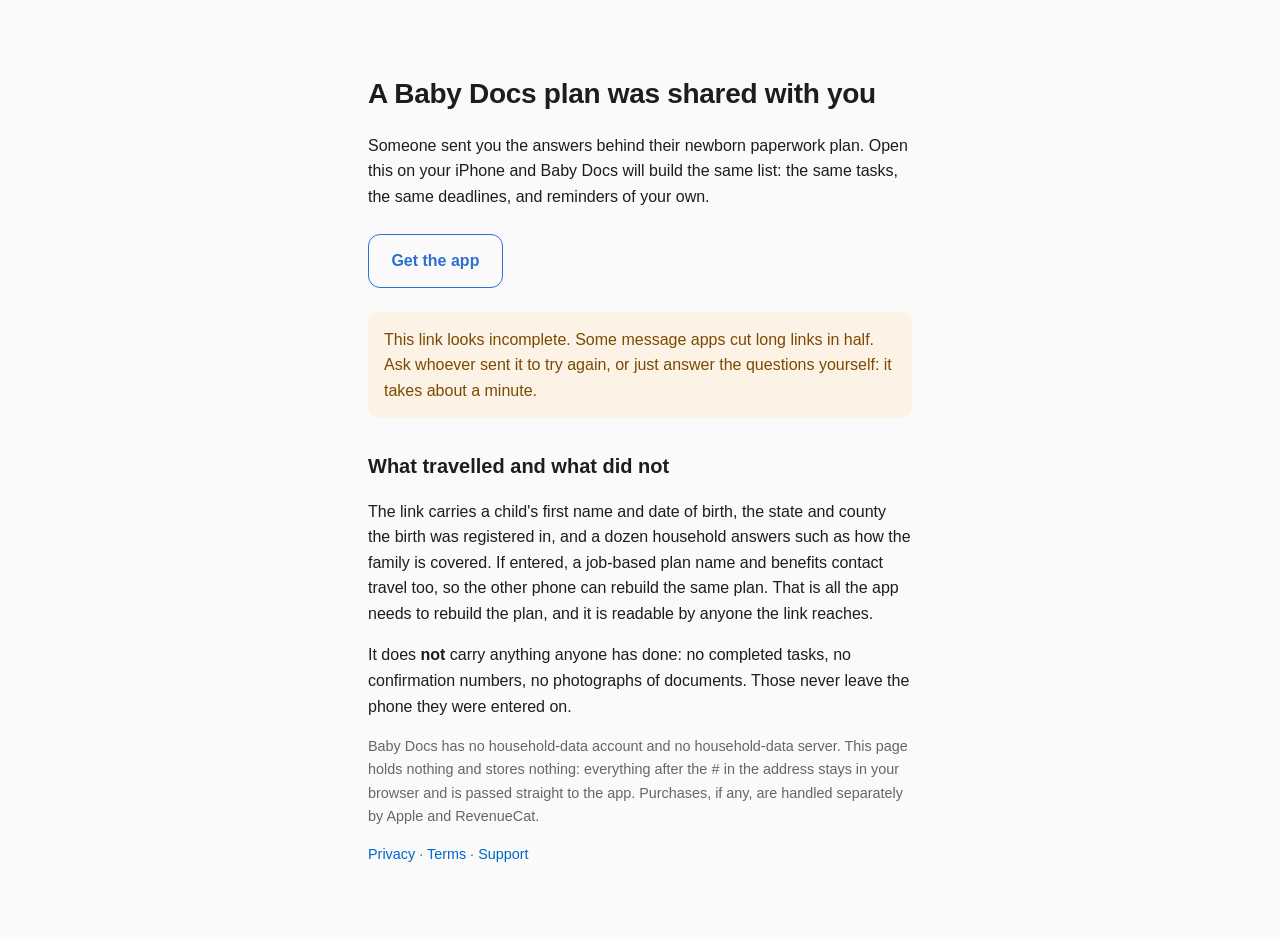
<file: docs/plan.html>
<!doctype html>
<html lang="en">
  <head>
    <meta charset="utf-8" />
    <meta name="viewport" content="width=device-width, initial-scale=1" />
    <title>A Baby Docs plan was shared with you</title>
    <!--
  This page is part of the app, not the marketing site.

  Every "send the plan" link points here, and those links sit in inboxes far
  longer than the build that wrote them, so this path has to stay published
  exactly where it is. No build whose share link is live may ship before this
  page is.

  The payload rides in the URL fragment, which browsers never send to a server.
  This page reads it in the visitor's own browser and hands it straight back to
  the app. Nothing about the family reaches any host, including this one, which
  is the only reason it is acceptable for a plan to travel through a web page at
  all.
-->
    <meta name="robots" content="noindex" />
    <link rel="stylesheet" href="legal.css" />
    <style>
      .card {
        max-width: 34rem;
        margin: 3rem auto;
        padding: 0 1.25rem;
      }
      .cta {
        display: inline-block;
        padding: 0.85rem 1.4rem;
        border-radius: 12px;
        background: #2f6fd0;
        color: #fff;
        text-decoration: none;
        font-weight: 600;
      }
      .cta.secondary {
        background: transparent;
        color: #2f6fd0;
        border: 1px solid #2f6fd0;
      }
      .row {
        display: flex;
        gap: 0.75rem;
        flex-wrap: wrap;
        margin: 1.5rem 0;
      }
      .muted {
        color: #666;
        font-size: 0.9rem;
      }
      .warn {
        display: none;
        padding: 0.9rem 1rem;
        border-radius: 10px;
        background: #fdf2e6;
        color: #7a4a00;
      }
      @media (prefers-color-scheme: dark) {
        .muted {
          color: #6e6e73;
        }
        .warn {
          background: #3a2a10;
          color: #ffcf94;
        }
      }
    </style>
  </head>
  <body>
    <main class="card">
      <h1>A Baby Docs plan was shared with you</h1>
      <p>
        Someone sent you the answers behind their newborn paperwork plan. Open
        this on your iPhone and Baby Docs will build the same list: the same
        tasks, the same deadlines, and reminders of your own.
      </p>

      <div class="row">
        <a class="cta" id="open" href="#">Open in Baby Docs</a>
        <a class="cta secondary" href="https://apps.apple.com/app/id6799785786?pt=128748779&amp;ct=jw-babydocs-plan&amp;mt=8"
          >Get the app</a
        >
      </div>

      <p class="warn" id="warn">
        This link looks incomplete. Some message apps cut long links in half.
        Ask whoever sent it to try again, or just answer the questions yourself:
        it takes about a minute.
      </p>

      <h2>What travelled and what did not</h2>
      <p>
        The link carries a child's first name and date of birth, the state and
        county the birth was registered in, and a dozen household answers such
        as how the family is covered. If entered, a job-based plan name and
        benefits contact travel too, so the other phone can rebuild the same
        plan. That is all the app needs to rebuild the plan, and it is readable
        by anyone the link reaches.
      </p>
      <p>
        It does <strong>not</strong> carry anything anyone has done: no
        completed tasks, no confirmation numbers, no photographs of documents.
        Those never leave the phone they were entered on.
      </p>
      <p class="muted">
        Baby Docs has no household-data account and no household-data server.
        This page holds nothing and stores nothing: everything after the
        <code>#</code> in the address stays in your browser and is passed
        straight to the app. Purchases, if any, are handled separately by Apple
        and RevenueCat.
      </p>
      <p class="muted">
        <a href="privacy-policy.html">Privacy</a> &middot;
        <a href="terms.html">Terms</a> &middot;
        <a href="support.html">Support</a>
      </p>
    </main>

    <script>
      (function () {
        var payload = window.location.hash.replace(/^#/, "");
        var open = document.getElementById("open");
        if (!payload) {
          document.getElementById("warn").style.display = "block";
          open.style.display = "none";
          return;
        }
        var deepLink = "babydocs://plan?d=" + payload;
        open.setAttribute("href", deepLink);
        // The reader chooses when to leave this page. If the app is not installed,
        // the page remains available with its App Store link and privacy notice.
      })();
    </script>
  </body>
</html>
</file>
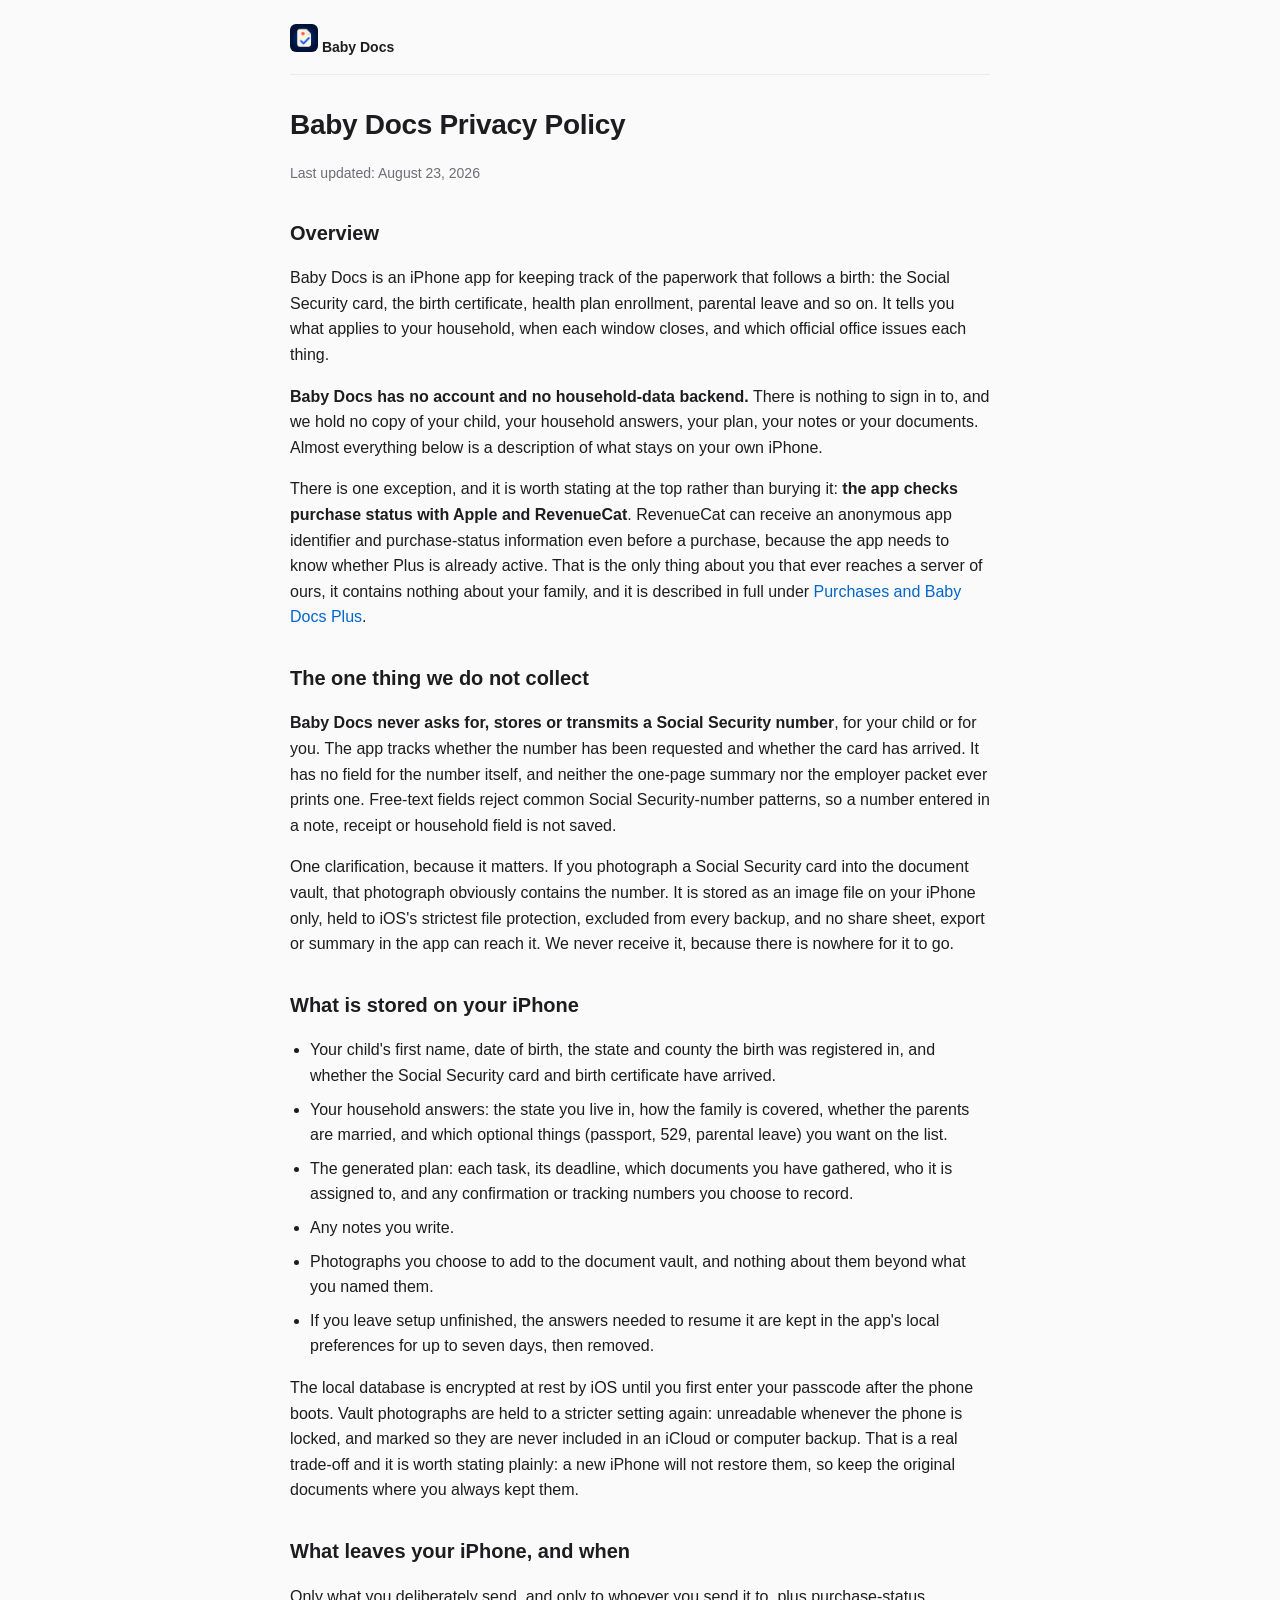
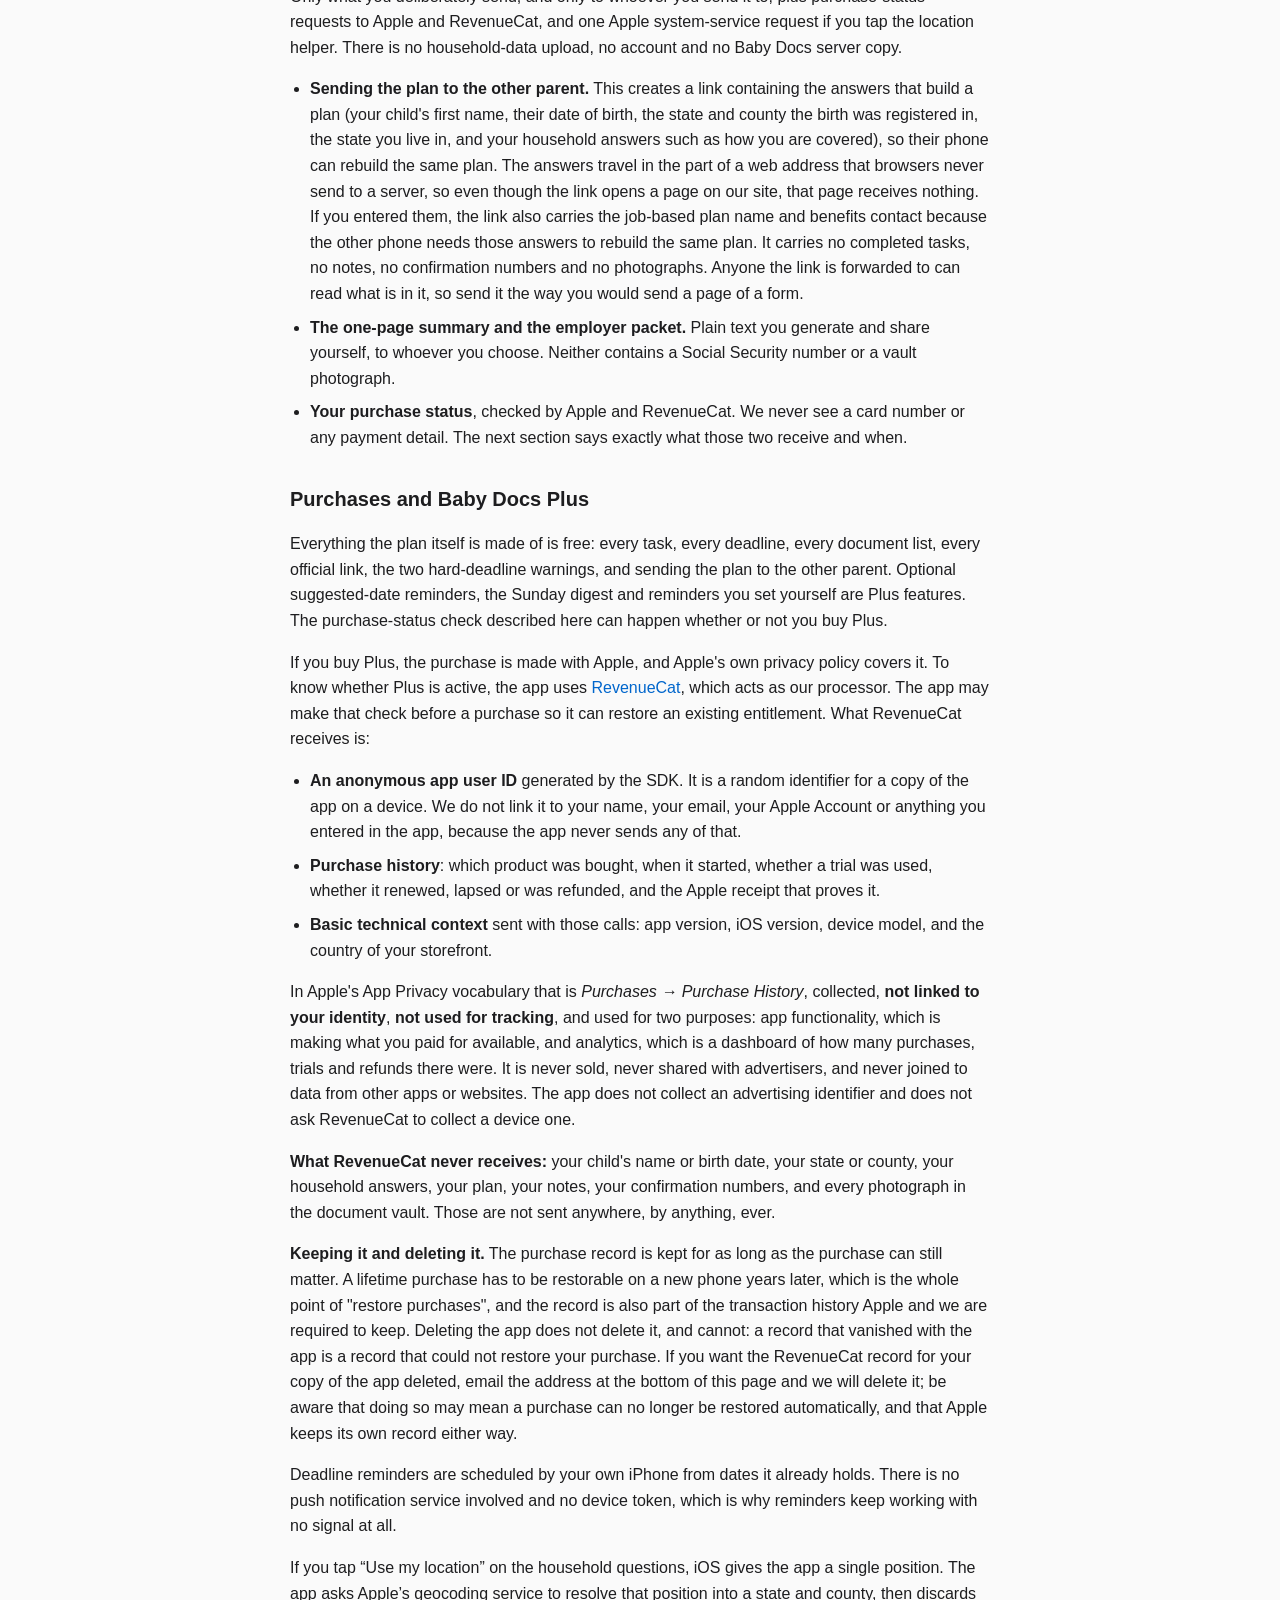
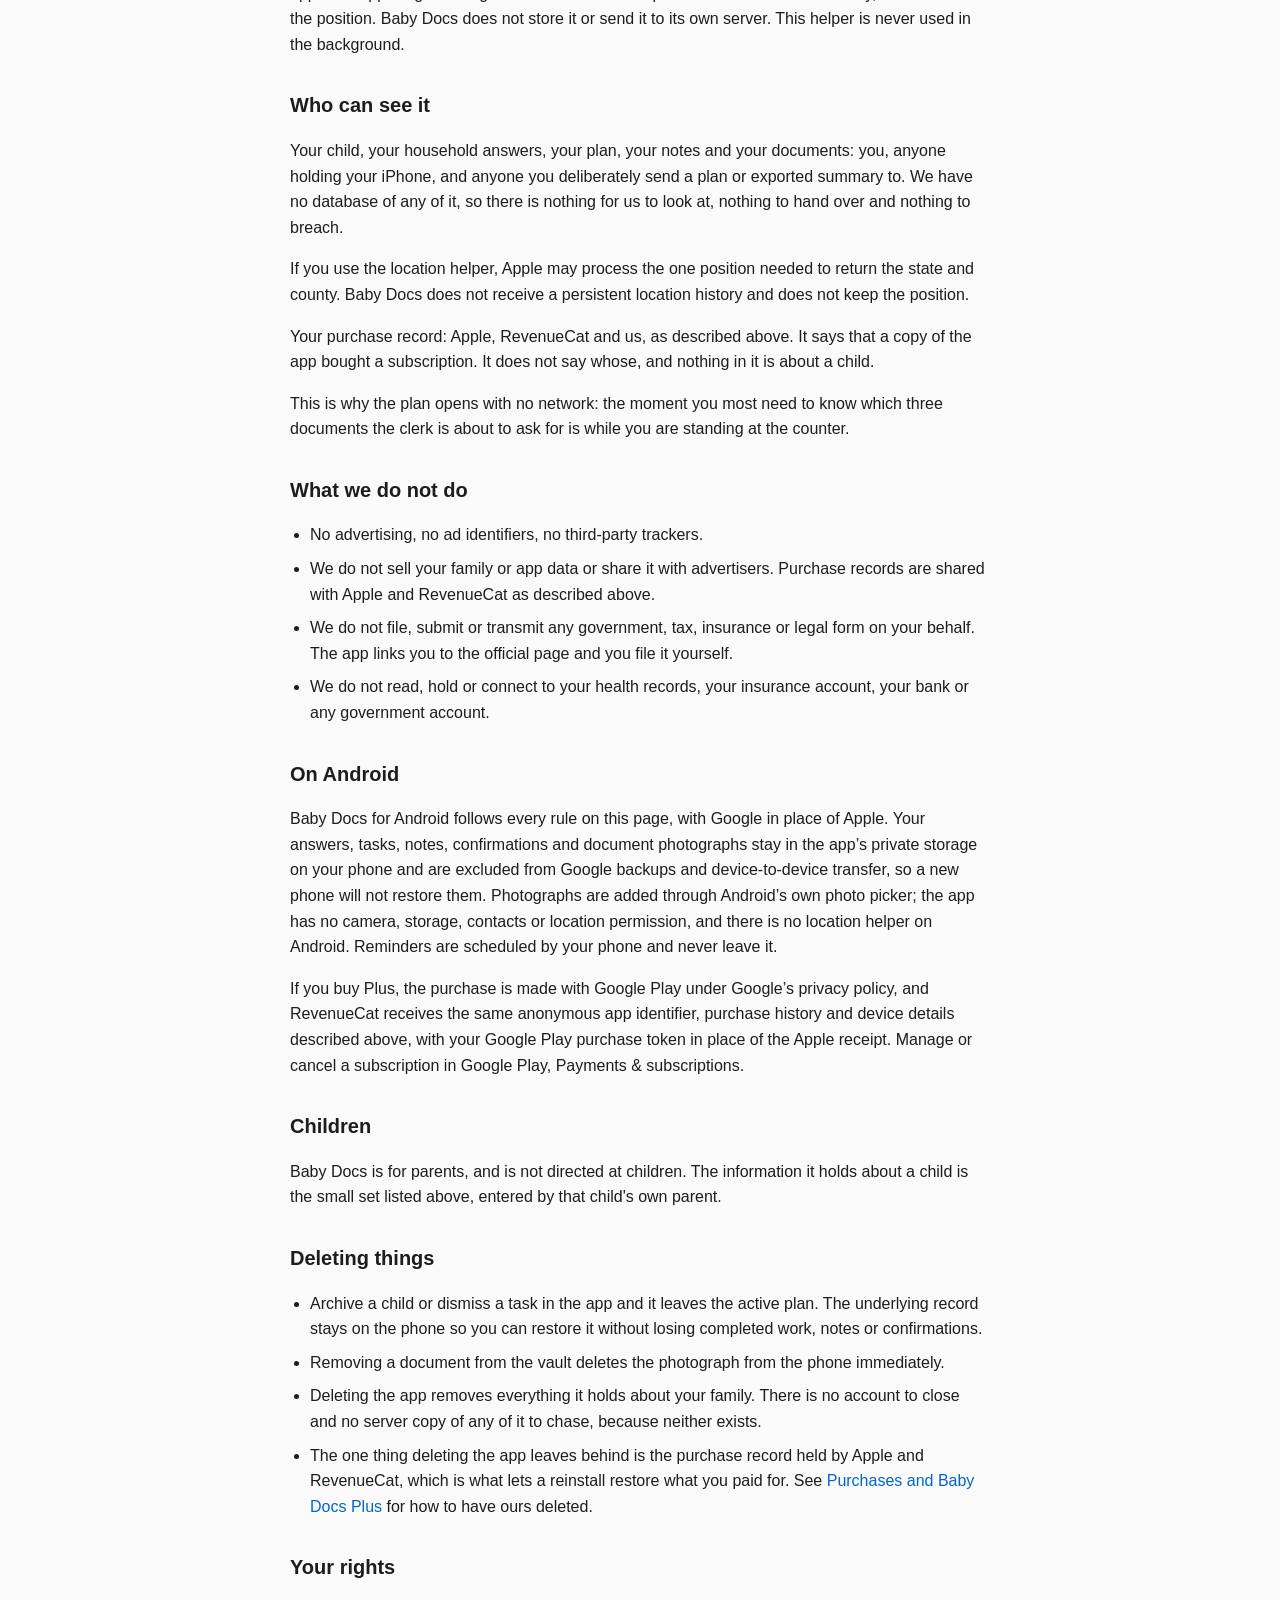
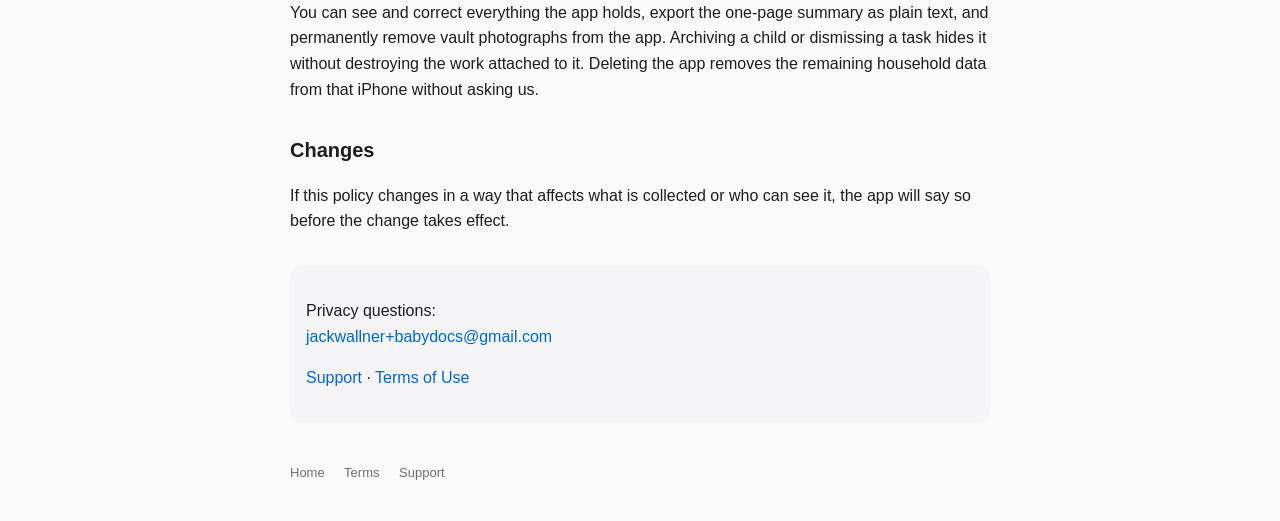
<file: docs/privacy-policy.html>
<!doctype html>
<html lang="en">
  <head>
    <meta charset="UTF-8" />
    <meta name="viewport" content="width=device-width, initial-scale=1.0" />
    <link rel="icon" type="image/png" sizes="256x256" href="icon_256.png" />
    <link rel="apple-touch-icon" href="icon_256.png" />
    <title>Baby Docs: Privacy Policy</title>
    <meta name="description" content="Privacy policy for the Baby Docs newborn paperwork app by Jack Wallner.">
    <link
      rel="canonical"
      href="https://jackwallner.com/ios/babydocs/privacy-policy.html"
    />
    <link rel="stylesheet" href="legal.css" />
  </head>
  <body>
    <nav class="site-nav">
      <a href="./"><img src="icon_256.webp" alt="" loading="lazy" decoding="async"> Baby Docs</a>
    </nav>

    <h1>Baby Docs Privacy Policy</h1>
    <p class="date">Last updated: August 23, 2026</p>

    <h2>Overview</h2>
    <p>
      Baby Docs is an iPhone app for keeping track of the paperwork that follows
      a birth: the Social Security card, the birth certificate, health plan
      enrollment, parental leave and so on. It tells you what applies to your
      household, when each window closes, and which official office issues each
      thing.
    </p>
    <p>
      <strong>Baby Docs has no account and no household-data backend.</strong>
      There is nothing to sign in to, and we hold no copy of your child, your
      household answers, your plan, your notes or your documents. Almost
      everything below is a description of what stays on your own iPhone.
    </p>
    <p>
      There is one exception, and it is worth stating at the top rather than
      burying it:
      <strong>the app checks purchase status with Apple and RevenueCat</strong>.
      RevenueCat can receive an anonymous app identifier and purchase-status
      information even before a purchase, because the app needs to know whether
      Plus is already active. That is the only thing about you that ever reaches
      a server of ours, it contains nothing about your family, and it is
      described in full under
      <a href="#purchases">Purchases and Baby Docs Plus</a>.
    </p>

    <h2>The one thing we do not collect</h2>
    <p>
      <strong
        >Baby Docs never asks for, stores or transmits a Social Security
        number</strong
      >, for your child or for you. The app tracks whether the number has been
      requested and whether the card has arrived. It has no field for the number
      itself, and neither the one-page summary nor the employer packet ever
      prints one. Free-text fields reject common Social Security-number
      patterns, so a number entered in a note, receipt or household field is not
      saved.
    </p>
    <p>
      One clarification, because it matters. If you photograph a Social Security
      card into the document vault, that photograph obviously contains the
      number. It is stored as an image file on your iPhone only, held to iOS's
      strictest file protection, excluded from every backup, and no share sheet,
      export or summary in the app can reach it. We never receive it, because
      there is nowhere for it to go.
    </p>

    <h2>What is stored on your iPhone</h2>
    <ul>
      <li>
        Your child's first name, date of birth, the state and county the birth
        was registered in, and whether the Social Security card and birth
        certificate have arrived.
      </li>
      <li>
        Your household answers: the state you live in, how the family is
        covered, whether the parents are married, and which optional things
        (passport, 529, parental leave) you want on the list.
      </li>
      <li>
        The generated plan: each task, its deadline, which documents you have
        gathered, who it is assigned to, and any confirmation or tracking
        numbers you choose to record.
      </li>
      <li>Any notes you write.</li>
      <li>
        Photographs you choose to add to the document vault, and nothing about
        them beyond what you named them.
      </li>
      <li>
        If you leave setup unfinished, the answers needed to resume it are kept
        in the app's local preferences for up to seven days, then removed.
      </li>
    </ul>
    <p>
      The local database is encrypted at rest by iOS until you first enter
      your passcode after the phone boots. Vault photographs are held to a stricter setting
      again: unreadable whenever the phone is locked, and marked so they are
      never included in an iCloud or computer backup. That is a real trade-off
      and it is worth stating plainly: a new iPhone will not restore
      them, so keep the original documents where you always kept them.
    </p>

    <h2>What leaves your iPhone, and when</h2>
    <p>
      Only what you deliberately send, and only to whoever you send it to, plus
      purchase-status requests to Apple and RevenueCat, and one Apple
      system-service request if you tap the location helper. There is no
      household-data upload, no account and no Baby Docs server copy.
    </p>
    <ul>
      <li>
        <strong>Sending the plan to the other parent.</strong> This creates a
        link containing the answers that build a plan (your child's first
        name, their date of birth, the state and county the birth was registered
        in, the state you live in, and your household answers such as how you
        are covered), so their phone can rebuild the same plan. The
        answers travel in the part of a web address that browsers never send to
        a server, so even though the link opens a page on our site, that page
        receives nothing. If you entered them, the link also carries the
        job-based plan name and benefits contact because the other phone needs
        those answers to rebuild the same plan. It carries no completed tasks,
        no notes, no confirmation numbers and no photographs. Anyone the link is
        forwarded to can read what is in it, so send it the way you would send a
        page of a form.
      </li>
      <li>
        <strong>The one-page summary and the employer packet.</strong> Plain
        text you generate and share yourself, to whoever you choose. Neither
        contains a Social Security number or a vault photograph.
      </li>
      <li>
        <strong>Your purchase status</strong>, checked by Apple and RevenueCat.
        We never see a card number or any payment detail. The next section says
        exactly what those two receive and when.
      </li>
    </ul>

    <h2 id="purchases">Purchases and Baby Docs Plus</h2>
    <p>
      Everything the plan itself is made of is free: every task, every deadline,
      every document list, every official link, the two hard-deadline warnings,
      and sending the plan to the other parent. Optional suggested-date
      reminders, the Sunday digest and reminders you set yourself are Plus
      features. The purchase-status check described here can happen whether or
      not you buy Plus.
    </p>
    <p>
      If you buy Plus, the purchase is made with Apple, and Apple's own privacy
      policy covers it. To know whether Plus is active, the app uses
      <a href="https://www.revenuecat.com/privacy/">RevenueCat</a>, which acts
      as our processor. The app may make that check before a purchase so it can
      restore an existing entitlement. What RevenueCat receives is:
    </p>
    <ul>
      <li>
        <strong>An anonymous app user ID</strong> generated by the SDK. It is a
        random identifier for a copy of the app on a device. We do not link it
        to your name, your email, your Apple Account or anything you entered in
        the app, because the app never sends any of that.
      </li>
      <li>
        <strong>Purchase history</strong>: which product was bought, when it
        started, whether a trial was used, whether it renewed, lapsed or was
        refunded, and the Apple receipt that proves it.
      </li>
      <li>
        <strong>Basic technical context</strong> sent with those calls: app
        version, iOS version, device model, and the country of your storefront.
      </li>
    </ul>
    <p>
      In Apple's App Privacy vocabulary that is
      <em>Purchases &rarr; Purchase History</em>, collected,
      <strong>not linked to your identity</strong>,
      <strong>not used for tracking</strong>, and used for two purposes: app
      functionality, which is making what you paid for available, and analytics, which
      is a dashboard of how many purchases, trials and refunds there were. It is
      never sold, never shared with advertisers, and never joined to data from
      other apps or websites. The app does not collect an advertising identifier
      and does not ask RevenueCat to collect a device one.
    </p>
    <p>
      <strong>What RevenueCat never receives:</strong> your child's name or
      birth date, your state or county, your household answers, your plan, your
      notes, your confirmation numbers, and every photograph in the document
      vault. Those are not sent anywhere, by anything, ever.
    </p>
    <p>
      <strong>Keeping it and deleting it.</strong> The purchase record is kept
      for as long as the purchase can still matter. A lifetime purchase has to
      be restorable on a new phone years later, which is the whole point of
      "restore purchases", and the record is also part of the transaction
      history Apple and we are required to keep. Deleting the app does not
      delete it, and cannot: a record that vanished with the app is a record
      that could not restore your purchase. If you want the RevenueCat record
      for your copy of the app deleted, email the address at the bottom of this
      page and we will delete it; be aware that doing so may mean a purchase can
      no longer be restored automatically, and that Apple keeps its own record
      either way.
    </p>
    <p>
      Deadline reminders are scheduled by your own iPhone from dates it already
      holds. There is no push notification service involved and no device token,
      which is why reminders keep working with no signal at all.
    </p>
    <p>
      If you tap &ldquo;Use my location&rdquo; on the household questions, iOS
      gives the app a single position. The app asks Apple&rsquo;s geocoding
      service to resolve that position into a state and county, then discards
      the position. Baby Docs does not store it or send it to its own server.
      This helper is never used in the background.
    </p>

    <h2>Who can see it</h2>
    <p>
      Your child, your household answers, your plan, your notes and your
      documents: you, anyone holding your iPhone, and anyone you deliberately
      send a plan or exported summary to. We have no database of any of it, so
      there is nothing for us to look at, nothing to hand over and nothing to
      breach.
    </p>
    <p>
      If you use the location helper, Apple may process the one position needed
      to return the state and county. Baby Docs does not receive a persistent
      location history and does not keep the position.
    </p>
    <p>
      Your purchase record: Apple, RevenueCat and us, as described above. It
      says that a copy of the app bought a subscription. It does not say whose,
      and nothing in it is about a child.
    </p>
    <p>
      This is why the plan opens with no network: the moment you most need to
      know which three documents the clerk is about to ask for is while you are
      standing at the counter.
    </p>

    <h2>What we do not do</h2>
    <ul>
      <li>No advertising, no ad identifiers, no third-party trackers.</li>
      <li>
        We do not sell your family or app data or share it with advertisers.
        Purchase records are shared with Apple and RevenueCat as described
        above.
      </li>
      <li>
        We do not file, submit or transmit any government, tax, insurance or
        legal form on your behalf. The app links you to the official page and
        you file it yourself.
      </li>
      <li>
        We do not read, hold or connect to your health records, your insurance
        account, your bank or any government account.
      </li>
    </ul>

    <h2 id="android">On Android</h2>
    <p>
      Baby Docs for Android follows every rule on this page, with Google in
      place of Apple. Your answers, tasks, notes, confirmations and document
      photographs stay in the app&rsquo;s private storage on your phone and are
      excluded from Google backups and device-to-device transfer, so a new phone
      will not restore them. Photographs are added through Android&rsquo;s own
      photo picker; the app has no camera, storage, contacts or location
      permission, and there is no location helper on Android. Reminders are
      scheduled by your phone and never leave it.
    </p>
    <p>
      If you buy Plus, the purchase is made with Google Play under Google&rsquo;s
      privacy policy, and RevenueCat receives the same anonymous app identifier,
      purchase history and device details described above, with your Google
      Play purchase token in place of the Apple receipt. Manage or cancel a
      subscription in Google Play, Payments &amp; subscriptions.
    </p>

    <h2>Children</h2>
    <p>
      Baby Docs is for parents, and is not directed at children. The information
      it holds about a child is the small set listed above, entered by that
      child's own parent.
    </p>

    <h2>Deleting things</h2>
    <ul>
      <li>
        Archive a child or dismiss a task in the app and it leaves the active
        plan. The underlying record stays on the phone so you can restore it
        without losing completed work, notes or confirmations.
      </li>
      <li>
        Removing a document from the vault deletes the photograph from the phone
        immediately.
      </li>
      <li>
        Deleting the app removes everything it holds about your family. There is
        no account to close and no server copy of any of it to chase, because
        neither exists.
      </li>
      <li>
        The one thing deleting the app leaves behind is the purchase record held
        by Apple and RevenueCat, which is what lets a reinstall restore what you
        paid for. See <a href="#purchases">Purchases and Baby Docs Plus</a> for
        how to have ours deleted.
      </li>
    </ul>

    <h2>Your rights</h2>
    <p>
      You can see and correct everything the app holds, export the one-page
      summary as plain text, and permanently remove vault photographs from the
      app. Archiving a child or dismissing a task hides it without destroying
      the work attached to it. Deleting the app removes the remaining household
      data from that iPhone without asking us.
    </p>

    <h2>Changes</h2>
    <p>
      If this policy changes in a way that affects what is collected or who can
      see it, the app will say so before the change takes effect.
    </p>

    <div class="contact">
      <p>
        Privacy questions:<br />
        <a href="mailto:jackwallner+babydocs@gmail.com"
          >jackwallner+babydocs@gmail.com</a
        >
      </p>
      <p>
        <a href="support.html">Support</a> ·
        <a href="terms.html">Terms of Use</a>
      </p>
    </div>

    <p class="footer-links">
      <a href="./">Home</a>
      <a href="terms.html">Terms</a>
      <a href="support.html">Support</a>
    </p>
  </body>
</html>
</file>
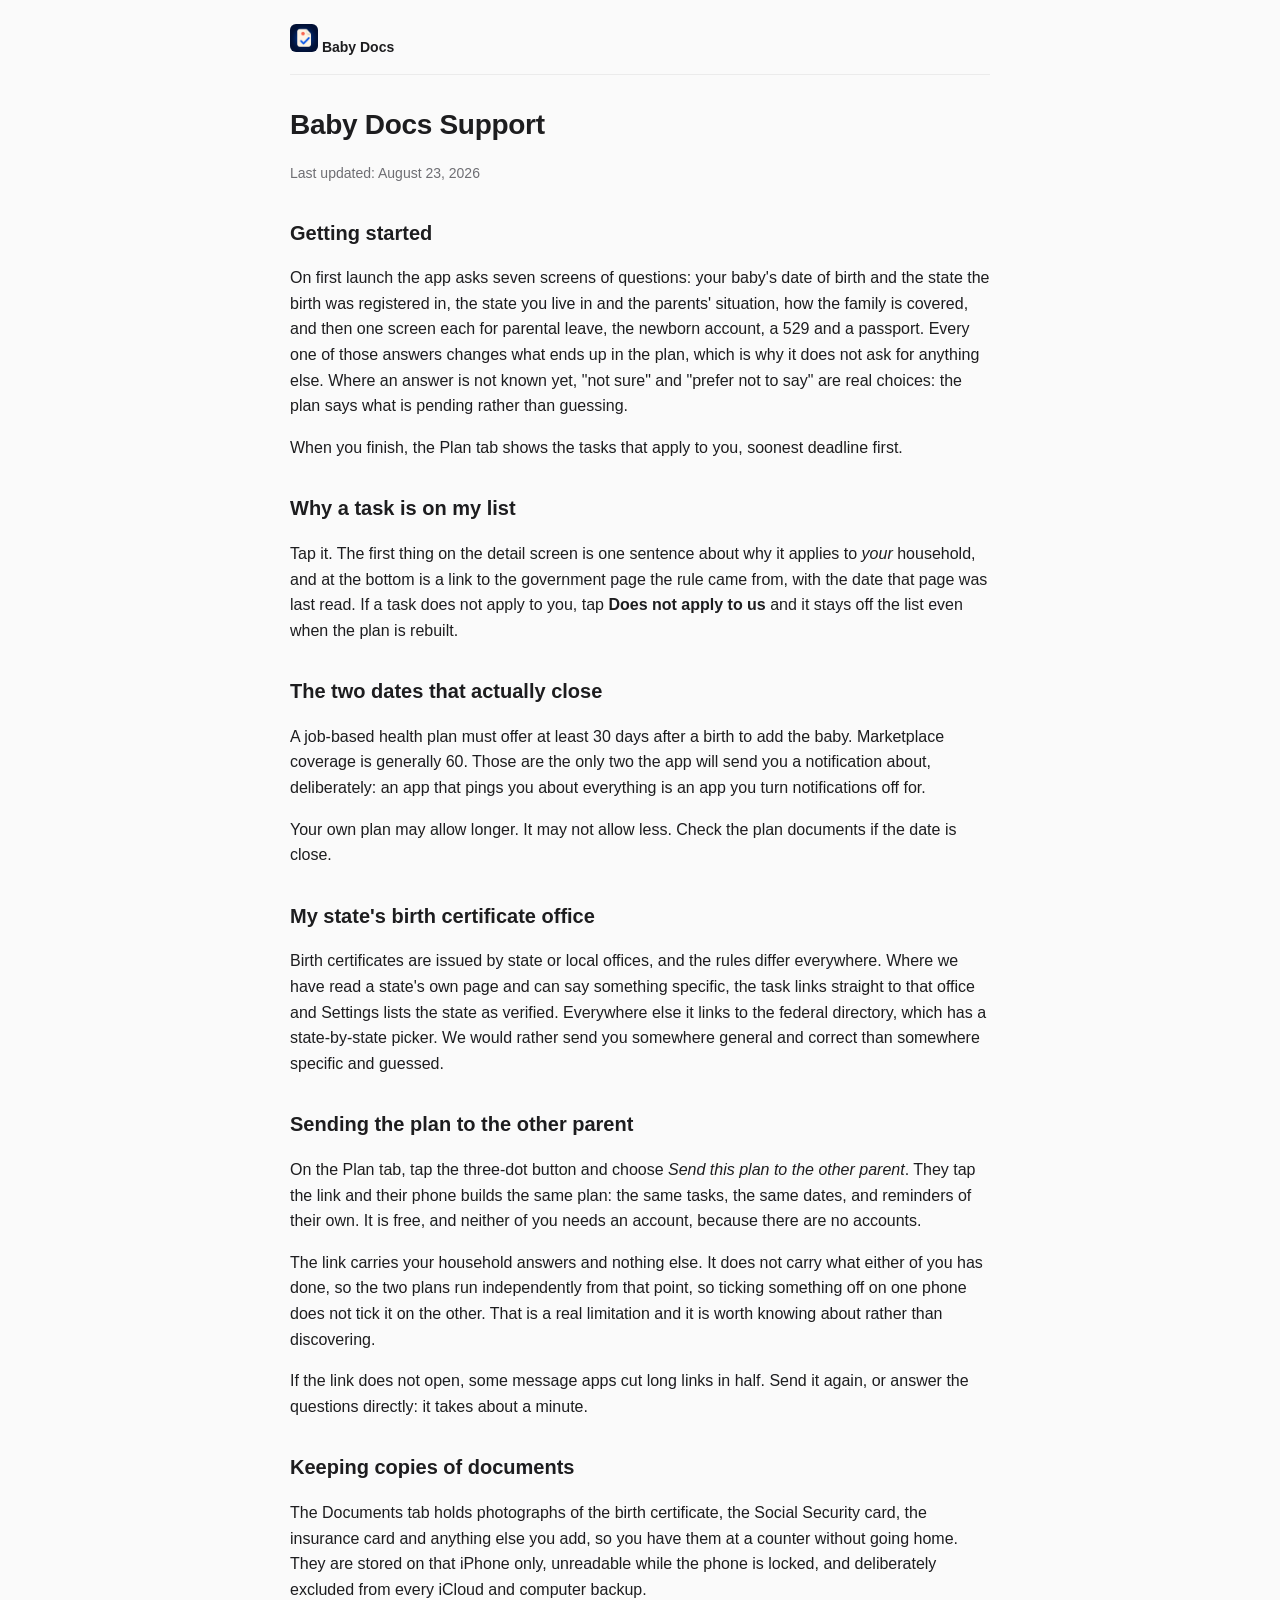
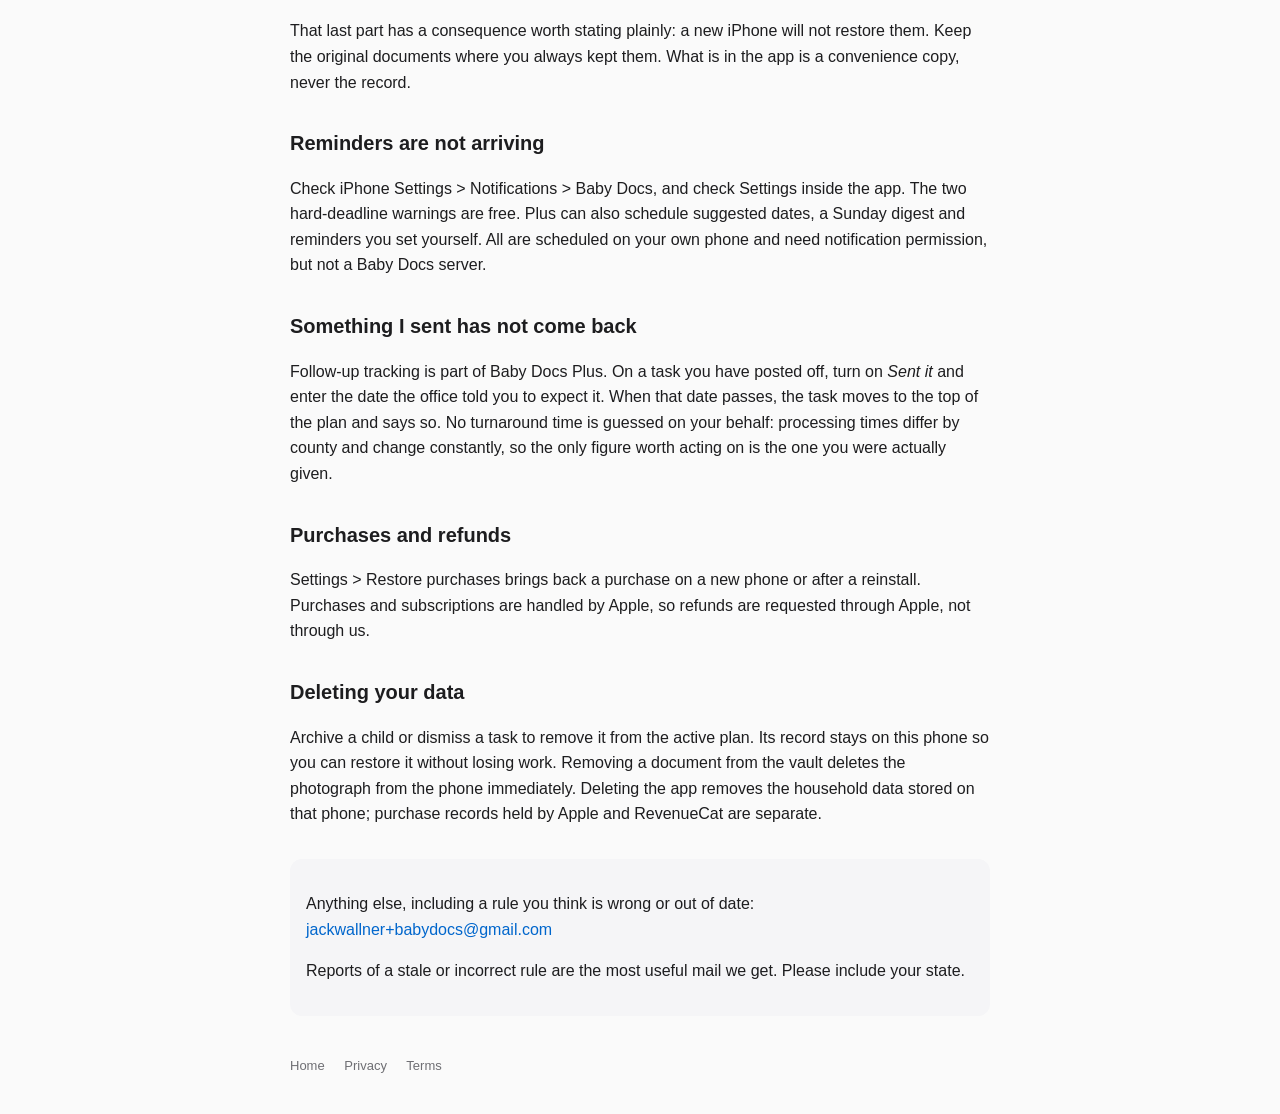
<file: docs/support.html>
<!doctype html>
<html lang="en">
  <head>
    <meta charset="UTF-8" />
    <meta name="viewport" content="width=device-width, initial-scale=1.0" />
    <link rel="icon" type="image/png" sizes="256x256" href="icon_256.png" />
    <link rel="apple-touch-icon" href="icon_256.png" />
    <title>Baby Docs: Support</title>
    <meta name="description" content="Help and contact for the Baby Docs newborn paperwork app by Jack Wallner.">
    <link
      rel="canonical"
      href="https://jackwallner.com/ios/babydocs/support.html"
    />
    <link rel="stylesheet" href="legal.css" />
  </head>
  <body>
    <nav class="site-nav">
      <a href="./"><img src="icon_256.webp" alt="" loading="lazy" decoding="async"> Baby Docs</a>
    </nav>

    <h1>Baby Docs Support</h1>
    <p class="date">Last updated: August 23, 2026</p>

    <h2>Getting started</h2>
    <p>
      On first launch the app asks seven screens of questions: your baby's date
      of birth and the state the birth was registered in, the state you live in
      and the parents' situation, how the family is covered, and then one screen
      each for parental leave, the newborn account, a 529 and a passport. Every
      one of those answers changes what ends up in the plan, which is why it
      does not ask for anything else. Where an answer is not known yet, "not
      sure" and "prefer not to say" are real choices: the plan says what is
      pending rather than guessing.
    </p>
    <p>
      When you finish, the Plan tab shows the tasks that apply to you, soonest
      deadline first.
    </p>

    <h2>Why a task is on my list</h2>
    <p>
      Tap it. The first thing on the detail screen is one sentence about why it
      applies to <em>your</em> household, and at the bottom is a link to the
      government page the rule came from, with the date that page was last read.
      If a task does not apply to you, tap <strong>Does not apply to us</strong>
      and it stays off the list even when the plan is rebuilt.
    </p>

    <h2>The two dates that actually close</h2>
    <p>
      A job-based health plan must offer at least 30 days after a birth to add
      the baby. Marketplace coverage is generally 60. Those are the only two the
      app will send you a notification about, deliberately: an app that pings
      you about everything is an app you turn notifications off for.
    </p>
    <p>
      Your own plan may allow longer. It may not allow less. Check the plan
      documents if the date is close.
    </p>

    <h2>My state's birth certificate office</h2>
    <p>
      Birth certificates are issued by state or local offices, and the rules
      differ everywhere. Where we have read a state's own page and can say
      something specific, the task links straight to that office and Settings
      lists the state as verified. Everywhere else it links to the federal
      directory, which has a state-by-state picker. We would rather send you
      somewhere general and correct than somewhere specific and guessed.
    </p>

    <h2>Sending the plan to the other parent</h2>
    <p>
      On the Plan tab, tap the three-dot button and choose
      <em>Send this plan to the other parent</em>. They tap the link and their
      phone builds the same plan: the same tasks, the same dates, and reminders
      of their own. It is free, and neither of you needs an account, because
      there are no accounts.
    </p>
    <p>
      The link carries your household answers and nothing else. It does not
      carry what either of you has done, so the two plans run independently from
      that point, so ticking something off on one phone does not tick it on
      the other. That is a real limitation and it is worth knowing about rather
      than discovering.
    </p>
    <p>
      If the link does not open, some message apps cut long links in half. Send
      it again, or answer the questions directly: it takes about a minute.
    </p>

    <h2>Keeping copies of documents</h2>
    <p>
      The Documents tab holds photographs of the birth certificate, the Social
      Security card, the insurance card and anything else you add, so you have
      them at a counter without going home. They are stored on that iPhone only,
      unreadable while the phone is locked, and deliberately excluded from every
      iCloud and computer backup.
    </p>
    <p>
      That last part has a consequence worth stating plainly: a new iPhone will
      not restore them. Keep the original documents where you always kept them.
      What is in the app is a convenience copy, never the record.
    </p>

    <h2>Reminders are not arriving</h2>
    <p>
      Check iPhone Settings &gt; Notifications &gt; Baby Docs, and check
      Settings inside the app. The two hard-deadline warnings are free. Plus can
      also schedule suggested dates, a Sunday digest and reminders you set
      yourself. All are scheduled on your own phone and need notification
      permission, but not a Baby Docs server.
    </p>

    <h2>Something I sent has not come back</h2>
    <p>
      Follow-up tracking is part of Baby Docs Plus. On a task you have posted
      off, turn on <em>Sent it</em> and enter the date the office told you to
      expect it. When that date passes, the task moves to the top of the plan
      and says so. No turnaround time is guessed on your behalf: processing
      times differ by county and change constantly, so the only figure worth
      acting on is the one you were actually given.
    </p>

    <h2>Purchases and refunds</h2>
    <p>
      Settings &gt; Restore purchases brings back a purchase on a new phone or
      after a reinstall. Purchases and subscriptions are handled by Apple, so
      refunds are requested through Apple, not through us.
    </p>

    <h2>Deleting your data</h2>
    <p>
      Archive a child or dismiss a task to remove it from the active plan. Its
      record stays on this phone so you can restore it without losing work.
      Removing a document from the vault deletes the photograph from the phone
      immediately. Deleting the app removes the household data stored on that
      phone; purchase records held by Apple and RevenueCat are separate.
    </p>

    <div class="contact">
      <p>
        Anything else, including a rule you think is wrong or out of date:<br />
        <a href="mailto:jackwallner+babydocs@gmail.com"
          >jackwallner+babydocs@gmail.com</a
        >
      </p>
      <p>
        Reports of a stale or incorrect rule are the most useful mail we get.
        Please include your state.
      </p>
    </div>

    <p class="footer-links">
      <a href="./">Home</a>
      <a href="privacy-policy.html">Privacy</a>
      <a href="terms.html">Terms</a>
    </p>
  </body>
</html>
</file>
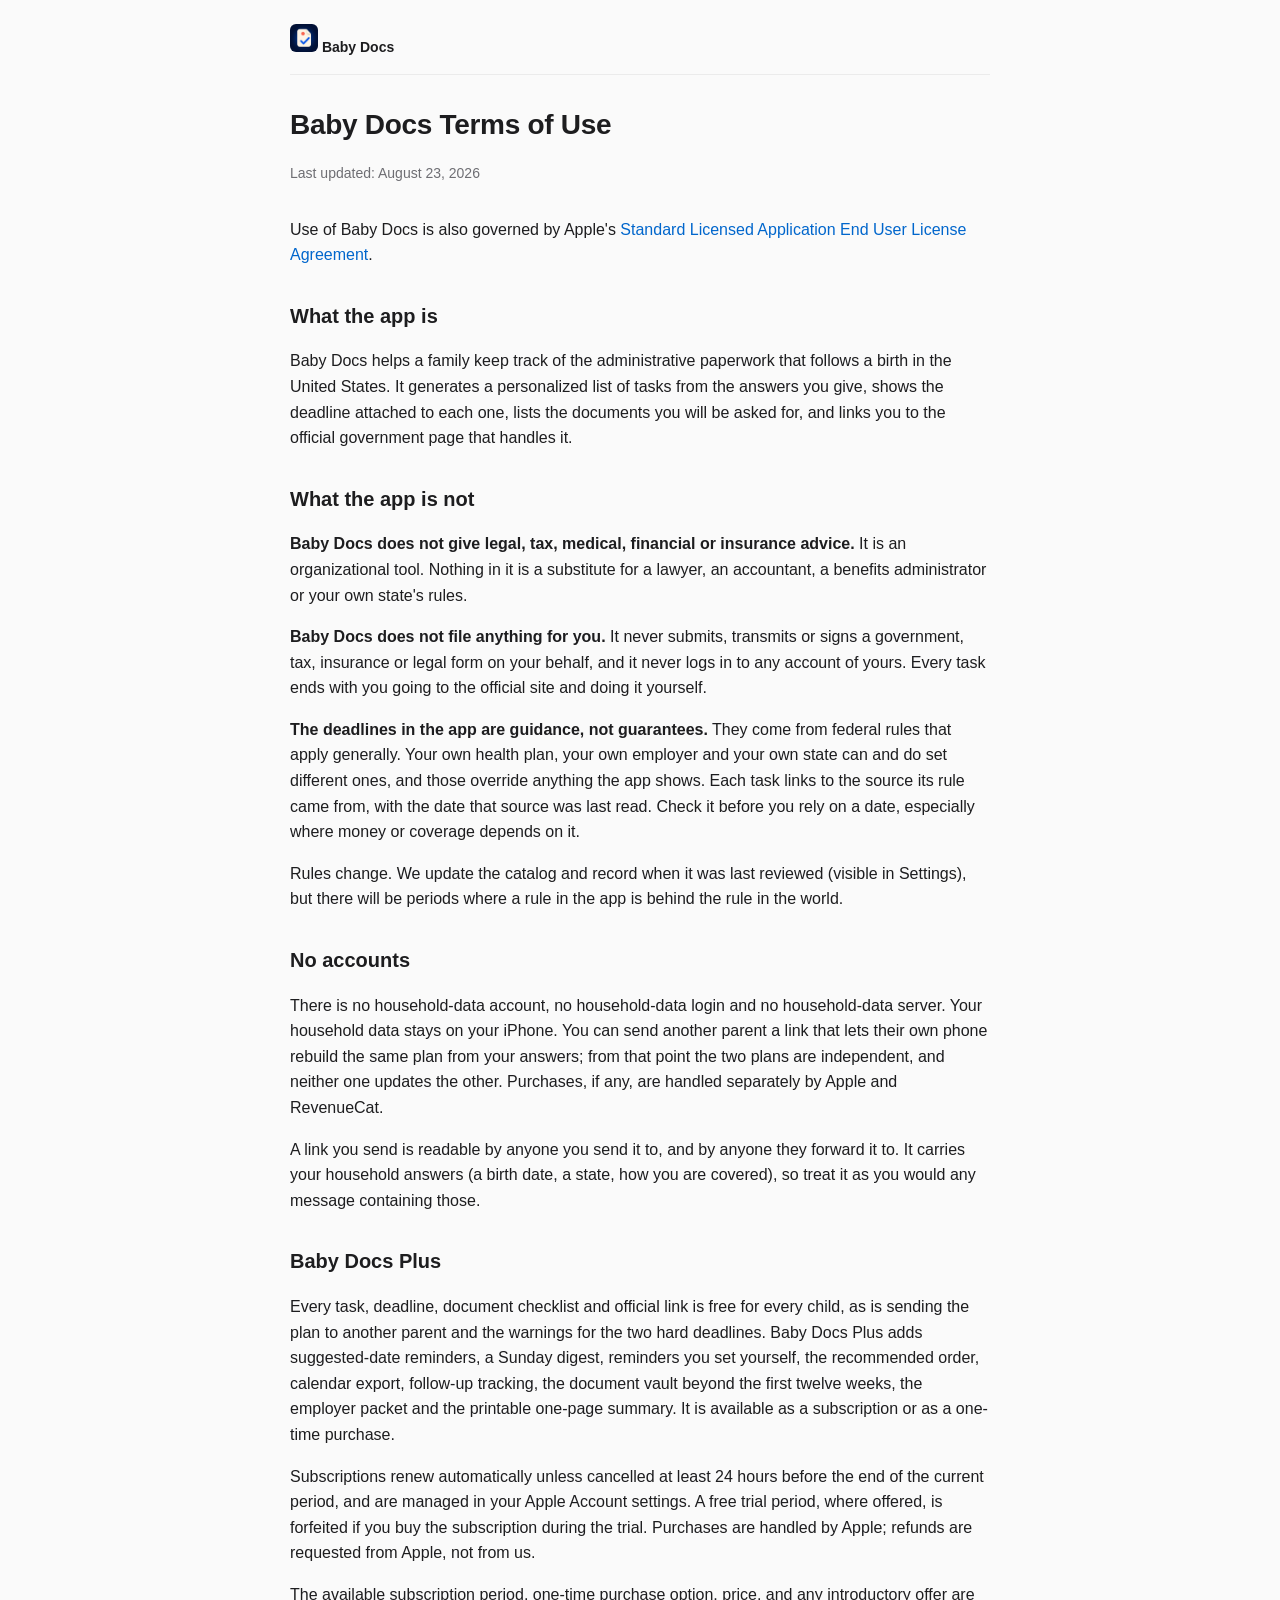
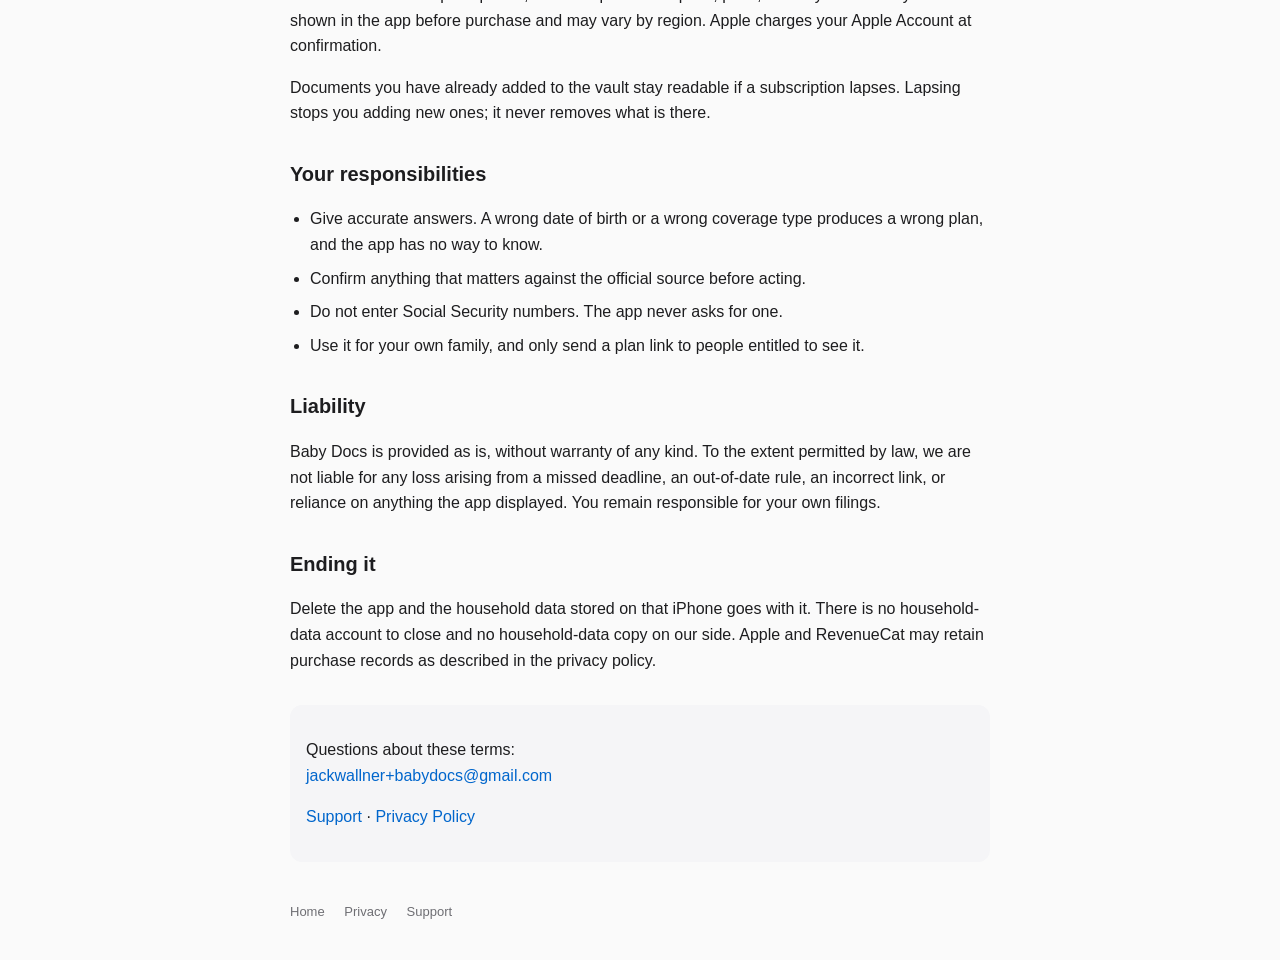
<file: docs/terms.html>
<!doctype html>
<html lang="en">
  <head>
    <meta charset="UTF-8" />
    <meta name="viewport" content="width=device-width, initial-scale=1.0" />
    <link rel="icon" type="image/png" sizes="256x256" href="icon_256.png" />
    <link rel="apple-touch-icon" href="icon_256.png" />
    <title>Baby Docs: Terms of Use</title>
    <meta name="description" content="Terms of use for the Baby Docs newborn paperwork app by Jack Wallner.">
    <link
      rel="canonical"
      href="https://jackwallner.com/ios/babydocs/terms.html"
    />
    <link rel="stylesheet" href="legal.css" />
  </head>
  <body>
    <nav class="site-nav">
      <a href="./"><img src="icon_256.webp" alt="" loading="lazy" decoding="async"> Baby Docs</a>
    </nav>

    <h1>Baby Docs Terms of Use</h1>
    <p class="date">Last updated: August 23, 2026</p>
    <p>
      Use of Baby Docs is also governed by Apple's
      <a
        href="https://www.apple.com/legal/internet-services/itunes/dev/stdeula/"
        >Standard Licensed Application End User License Agreement</a
      >.
    </p>

    <h2>What the app is</h2>
    <p>
      Baby Docs helps a family keep track of the administrative paperwork that
      follows a birth in the United States. It generates a personalized list of
      tasks from the answers you give, shows the deadline attached to each one,
      lists the documents you will be asked for, and links you to the official
      government page that handles it.
    </p>

    <h2>What the app is not</h2>
    <p>
      <strong
        >Baby Docs does not give legal, tax, medical, financial or insurance
        advice.</strong
      >
      It is an organizational tool. Nothing in it is a substitute for a lawyer,
      an accountant, a benefits administrator or your own state's rules.
    </p>
    <p>
      <strong>Baby Docs does not file anything for you.</strong> It never
      submits, transmits or signs a government, tax, insurance or legal form on
      your behalf, and it never logs in to any account of yours. Every task ends
      with you going to the official site and doing it yourself.
    </p>
    <p>
      <strong>The deadlines in the app are guidance, not guarantees.</strong>
      They come from federal rules that apply generally. Your own health plan,
      your own employer and your own state can and do set different ones, and
      those override anything the app shows. Each task links to the source its
      rule came from, with the date that source was last read. Check it before
      you rely on a date, especially where money or coverage depends on it.
    </p>
    <p>
      Rules change. We update the catalog and record when it was last reviewed
      (visible in Settings), but there will be periods where a rule in the app
      is behind the rule in the world.
    </p>

    <h2>No accounts</h2>
    <p>
      There is no household-data account, no household-data login and no
      household-data server. Your household data stays on your iPhone. You can
      send another parent a link that lets their own phone rebuild the same plan
      from your answers; from that point the two plans are independent, and
      neither one updates the other. Purchases, if any, are handled separately
      by Apple and RevenueCat.
    </p>
    <p>
      A link you send is readable by anyone you send it to, and by anyone they
      forward it to. It carries your household answers (a birth date, a
      state, how you are covered), so treat it as you would any message
      containing those.
    </p>

    <h2>Baby Docs Plus</h2>
    <p>
      Every task, deadline, document checklist and official link is free for
      every child, as is sending the plan to another parent and the warnings for
      the two hard deadlines. Baby Docs Plus adds suggested-date reminders, a
      Sunday digest, reminders you set yourself, the recommended order, calendar
      export, follow-up tracking, the document vault beyond the first twelve
      weeks, the employer packet and the printable one-page summary. It is
      available as a subscription or as a one-time purchase.
    </p>
    <p>
      Subscriptions renew automatically unless cancelled at least 24 hours
      before the end of the current period, and are managed in your Apple
      Account settings. A free trial period, where offered, is forfeited if you
      buy the subscription during the trial. Purchases are handled by Apple;
      refunds are requested from Apple, not from us.
    </p>
    <p>
      The available subscription period, one-time purchase option, price, and
      any introductory offer are shown in the app before purchase and may vary
      by region. Apple charges your Apple Account at confirmation.
    </p>
    <p>
      Documents you have already added to the vault stay readable if a
      subscription lapses. Lapsing stops you adding new ones; it never removes
      what is there.
    </p>

    <h2>Your responsibilities</h2>
    <ul>
      <li>
        Give accurate answers. A wrong date of birth or a wrong coverage type
        produces a wrong plan, and the app has no way to know.
      </li>
      <li>
        Confirm anything that matters against the official source before acting.
      </li>
      <li>Do not enter Social Security numbers. The app never asks for one.</li>
      <li>
        Use it for your own family, and only send a plan link to people entitled
        to see it.
      </li>
    </ul>

    <h2>Liability</h2>
    <p>
      Baby Docs is provided as is, without warranty of any kind. To the extent
      permitted by law, we are not liable for any loss arising from a missed
      deadline, an out-of-date rule, an incorrect link, or reliance on anything
      the app displayed. You remain responsible for your own filings.
    </p>

    <h2>Ending it</h2>
    <p>
      Delete the app and the household data stored on that iPhone goes with it.
      There is no household-data account to close and no household-data copy on
      our side. Apple and RevenueCat may retain purchase records as described in
      the privacy policy.
    </p>

    <div class="contact">
      <p>
        Questions about these terms:<br />
        <a href="mailto:jackwallner+babydocs@gmail.com"
          >jackwallner+babydocs@gmail.com</a
        >
      </p>
      <p>
        <a href="support.html">Support</a> ·
        <a href="privacy-policy.html">Privacy Policy</a>
      </p>
    </div>

    <p class="footer-links">
      <a href="./">Home</a>
      <a href="privacy-policy.html">Privacy</a>
      <a href="support.html">Support</a>
    </p>
  </body>
</html>
</file>
<file: docs/legal.css>
/* Shared styles for Baby Docs legal / support pages (Vitals framework) */
body {
    font-family: -apple-system, BlinkMacSystemFont, "SF Pro Text", "Segoe UI", Roboto, sans-serif;
    max-width: 700px;
    margin: 0 auto;
    padding: 24px;
    line-height: 1.6;
    color: #1d1d1f;
    background: #fafafa;
}
.site-nav {
    display: flex;
    align-items: center;
    gap: 10px;
    margin-bottom: 28px;
    padding-bottom: 16px;
    border-bottom: 1px solid rgba(0,0,0,0.06);
}
.site-nav img {
    width: 28px;
    height: 28px;
    border-radius: 6px;
}
.site-nav a {
    font-size: 14px;
    font-weight: 600;
    color: #1d1d1f;
    text-decoration: none;
}
.site-nav a:hover { color: #3378d9; }
h1 { font-size: 28px; margin-bottom: 4px; letter-spacing: -0.3px; }
h2 { font-size: 20px; margin-top: 32px; }
.date { color: #6e6e73; font-size: 14px; margin-bottom: 32px; }
ul { padding-left: 20px; }
li { margin-bottom: 8px; }
a { color: #0066cc; text-decoration: none; }
a:hover { text-decoration: underline; }
.contact {
    background: #f5f5f7;
    padding: 16px;
    border-radius: 12px;
    margin-top: 32px;
}
.footer-links {
    margin-top: 40px;
    font-size: 13px;
    color: #6e6e73;
}
.footer-links a {
    color: #6e6e73;
    margin-right: 16px;
}
</file>
